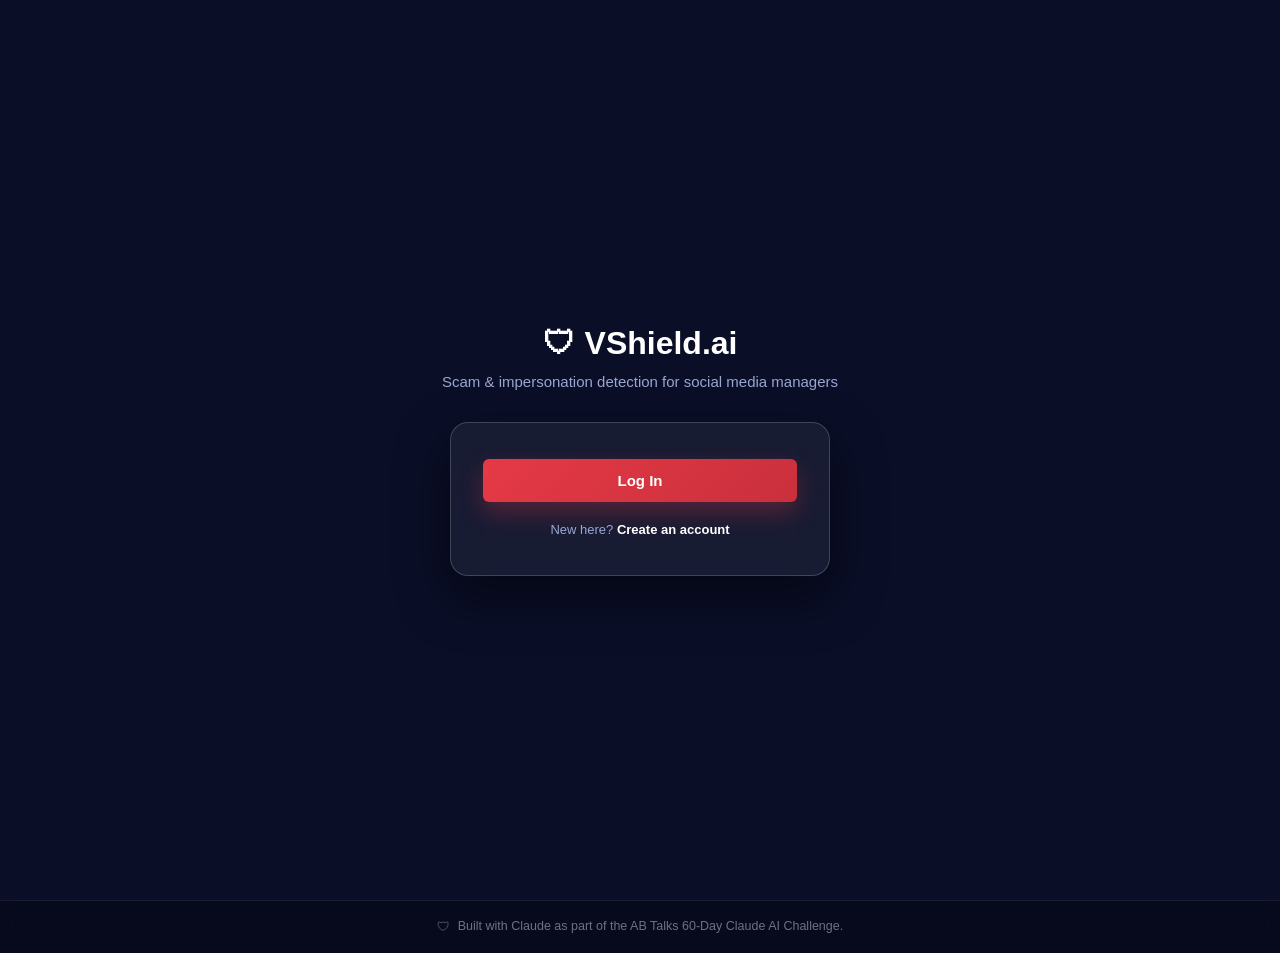
<file: src/main/resources/static/index.html>
<!DOCTYPE html>
<html lang="en">
<head>
    <meta name="description" content="VShield.ai analyzes suspicious brand deals, DMs, and emails in seconds with a 5-point rule-based detection engine — built for social media managers.">
    <meta property="og:title" content="VShield.ai — Scam & Impersonation Detection">
    <meta property="og:description" content="Instant, explainable scam detection for social media managers. Paste a message, get a verdict.">
    <meta property="og:type" content="website">
    <meta property="og:url" content="https://vshield-ai-furt.onrender.com">
    <meta name="twitter:card" content="summary">
    <meta name="twitter:title" content="VShield.ai — Scam & Impersonation Detection">
    <meta name="twitter:description" content="Instant, explainable scam detection for social media managers.">
    <meta charset="UTF-8">
    <meta name="viewport" content="width=device-width, initial-scale=1.0">
    <title>VShield.ai — Scam Detection for Social Media Managers</title>
    <link rel="icon" type="image/svg+xml" href="favicon.svg">
    <link rel="stylesheet" href="style.css">
</head>
<body>
<a href="#main" class="skip-link">Skip to content</a>

<div class="page-overlay">
    <main id="main" class="narrow-container" style="display:flex; align-items:center; min-height:100vh; flex-direction:column; justify-content:center; padding-top:24px; padding-bottom:24px;">
        <div style="text-align:center; margin-bottom:28px;">
            <h1 style="font-size:32px; font-weight:800; display:flex; align-items:center; justify-content:center; gap:10px; margin-bottom:8px;">
                <span aria-hidden="true">🛡</span> VShield.ai
            </h1>
            <p class="page-subtitle" style="margin:0 auto;">Scam &amp; impersonation detection for social media managers</p>
        </div>

        <div class="auth-card" style="width:100%; max-width:380px; text-align:center;">
            <a href="login.html" style="text-decoration:none;">
                <button class="btn-primary" style="margin-top:0;">Log In</button>
            </a>
            <p style="margin-top:18px; font-size:13px; color:var(--text-secondary);">
                New here? <a href="signup.html" style="color:white; font-weight:700; text-decoration:none;">Create an account</a>
            </p>
        </div>
    </main>

    <footer class="site-footer">Built with Claude as part of the AB Talks 60-Day Claude AI Challenge.</footer>
</div>
</body>
</html>
</file>
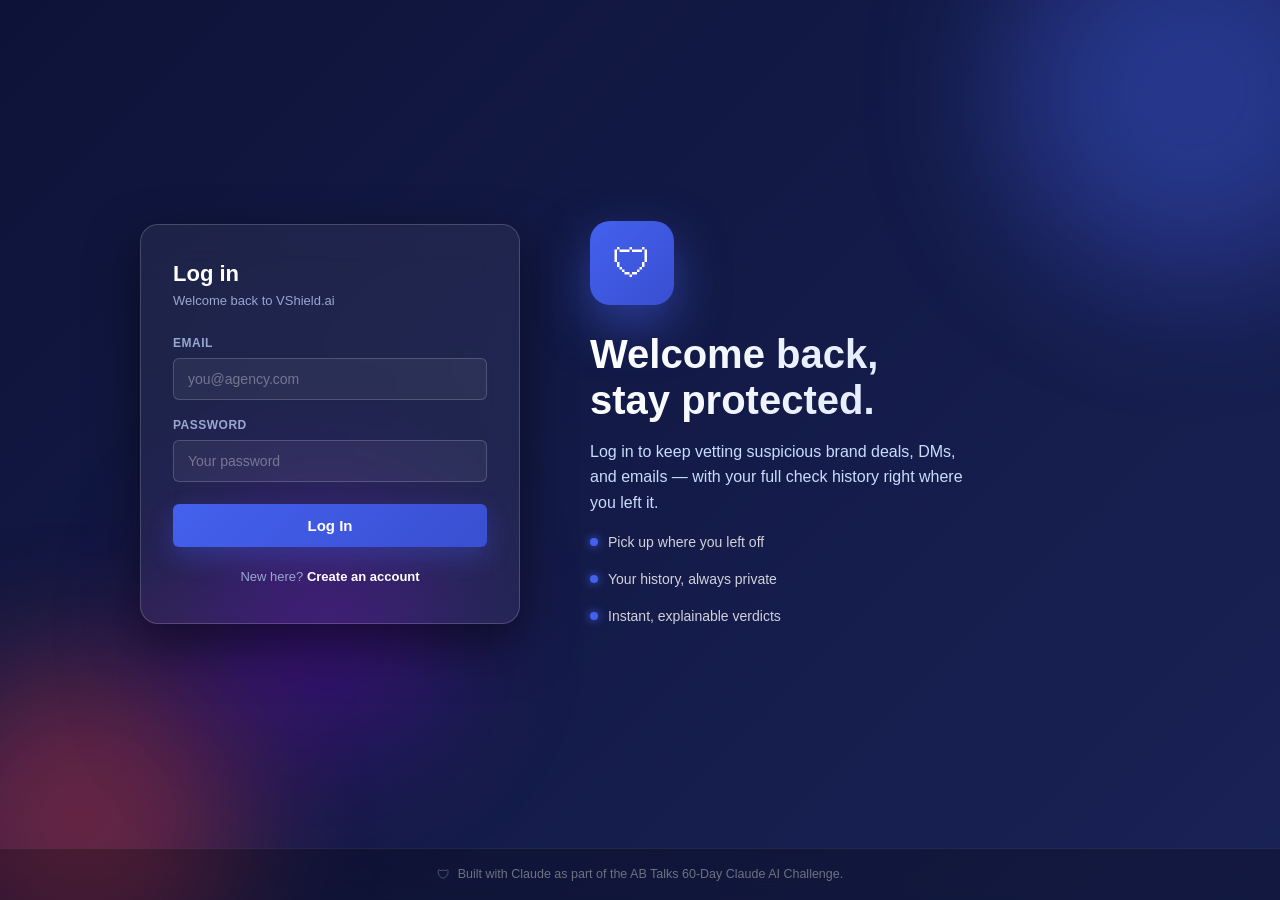
<file: src/main/resources/static/login.html>
<!DOCTYPE html>
<html lang="en">
<head>

    <meta charset="UTF-8">
    <meta name="viewport" content="width=device-width, initial-scale=1.0">
    <title>Log In — VShield.ai</title>
    <link rel="icon" type="image/svg+xml" href="favicon.svg">
    <link rel="stylesheet" href="style.css">
    <style>
        body {
            background: linear-gradient(135deg, #0d1338, #1E2761, #16204F, #2a1245);
            background-size: 400% 400%;
            animation: gradientShift 14s ease infinite;
            display: flex;
            flex-direction: column;
        }
        @keyframes gradientShift {
            0% { background-position: 0% 50%; } 50% { background-position: 100% 50%; } 100% { background-position: 0% 50%; }
        }
        .blob { position: fixed; border-radius: 50%; filter: blur(70px); opacity: 0.4; z-index: 0; animation: float 10s ease-in-out infinite; pointer-events: none; }
        .blob1 { width: 380px; height: 380px; background: #4361ee; top: -100px; right: -100px; }
        .blob2 { width: 320px; height: 320px; background: #E63946; bottom: -80px; left: -80px; animation-delay: 2s; }
        .blob3 { width: 260px; height: 260px; background: #7209b7; top: 55%; right: 65%; animation-delay: 4s; }
        @keyframes float { 0%,100%{transform:translate(0,0) scale(1);} 50%{transform:translate(20px,-30px) scale(1.08);} }
        .hero-wrap {
            position: relative; z-index: 2; display: flex; align-items: center; justify-content: center;
            gap: 70px; max-width: 1000px; width: 92%; margin: 0 auto; flex: 1; flex-wrap: wrap;
            flex-direction: row-reverse; padding: 48px 0;
        }
        .hero-left { flex: 1; min-width: 280px; animation: slideInRight 0.9s ease both; }
        @keyframes slideInRight { from{opacity:0; transform:translateX(40px);} to{opacity:1; transform:translateX(0);} }
        .shield-logo {
            width: 84px; height: 84px; border-radius: 20px;
            background: linear-gradient(135deg, #4361ee, #3a4fd1);
            display: flex; align-items: center; justify-content: center;
            font-size: 40px; box-shadow: 0 20px 50px rgba(67,97,238,0.5);
            animation: pulse 3s ease-in-out infinite;
            margin-bottom: 26px;
        }
        @keyframes pulse { 0%,100%{box-shadow:0 20px 50px rgba(67,97,238,0.5);} 50%{box-shadow:0 25px 65px rgba(67,97,238,0.8);} }
        .hero-left h1 {
            font-size: 40px; line-height: 1.15; margin-bottom: 16px; font-weight: 800;
            background: linear-gradient(90deg, #fff, #CADCFC);
            -webkit-background-clip: text; background-clip: text; -webkit-text-fill-color: transparent;
        }
        .hero-left p { color: #CADCFC; font-size: 16px; line-height: 1.6; max-width: 380px; }
        .feature-row { display: flex; align-items: center; gap: 10px; margin-top: 16px; font-size: 14px; color: #ffffffcc; opacity: 0; animation: fadeInUp 0.6s ease forwards; }
        .feature-row:nth-child(2) { animation-delay: 0.4s; }
        .feature-row:nth-child(3) { animation-delay: 0.55s; }
        .feature-row:nth-child(4) { animation-delay: 0.7s; }
        @keyframes fadeInUp { from{opacity:0; transform:translateY(10px);} to{opacity:1; transform:translateY(0);} }
        .feature-row .dot { width: 8px; height: 8px; border-radius: 50%; background: #4361ee; box-shadow: 0 0 10px #4361ee; flex-shrink: 0; }
        .hero-right { perspective: 1200px; animation: slideInLeft 0.9s ease both; width: 100%; max-width: 380px; }
        @keyframes slideInLeft { from{opacity:0; transform:translateX(-40px);} to{opacity:1; transform:translateX(0);} }
        #tiltCard { transform-style: preserve-3d; transition: transform 0.15s ease-out; }
        @media (max-width: 720px) {
            .hero-wrap { flex-direction: column; text-align: center; }
            .hero-left { display: flex; flex-direction: column; align-items: center; }
            .feature-row { justify-content: center; }
        }
    </style>
</head>
<body>
<a href="#main" class="skip-link">Skip to content</a>
<div class="blob blob1" aria-hidden="true"></div>
<div class="blob blob2" aria-hidden="true"></div>
<div class="blob blob3" aria-hidden="true"></div>

<main id="main" class="hero-wrap">
    <div class="hero-left">
        <div class="shield-logo" aria-hidden="true">🛡</div>
        <h1>Welcome back,<br>stay protected.</h1>
        <p>Log in to keep vetting suspicious brand deals, DMs, and emails — with your full check history right where you left it.</p>
        <div class="feature-row"><span class="dot"></span> Pick up where you left off</div>
        <div class="feature-row"><span class="dot"></span> Your history, always private</div>
        <div class="feature-row"><span class="dot"></span> Instant, explainable verdicts</div>
    </div>

    <div class="hero-right">
        <div class="auth-card" id="tiltCard">
            <h2>Log in</h2>
            <div class="sub">Welcome back to VShield.ai</div>

            <form onsubmit="handleLogin(event)" novalidate>
                <label for="email">Email</label>
                <input type="email" id="email" placeholder="you@agency.com" autocomplete="email" required>

                <label for="password">Password</label>
                <input type="password" id="password" placeholder="Your password" autocomplete="current-password" required>

                <div id="errorBox" class="error-message" role="alert"></div>
                <div id="loadingBox" class="loading-inline"><span class="spinner" aria-hidden="true"></span> Logging in...</div>

                <button type="submit" id="submitBtn" class="btn-primary btn-blue">Log In</button>
            </form>
            <p style="text-align:center; margin-top:20px; font-size:13px; color:var(--text-secondary);">
                New here? <a href="signup.html" style="color:white; font-weight:700; text-decoration:none;">Create an account</a>
            </p>
        </div>
    </div>
</main>

<footer class="site-footer">Built with Claude as part of the AB Talks 60-Day Claude AI Challenge.</footer>

<script src="auth.js"></script>
<script>
    const tiltCard = document.getElementById('tiltCard');
    tiltCard.addEventListener('mousemove', (e) => {
        const rect = tiltCard.getBoundingClientRect();
        const x = e.clientX - rect.left, y = e.clientY - rect.top;
        const rotateX = ((y - rect.height/2) / (rect.height/2)) * -5;
        const rotateY = ((x - rect.width/2) / (rect.width/2)) * 5;
        tiltCard.style.transform = `rotateX(${rotateX}deg) rotateY(${rotateY}deg)`;
    });
    tiltCard.addEventListener('mouseleave', () => { tiltCard.style.transform = 'rotateX(0) rotateY(0)'; });
</script>
</body>
</html>
</file>
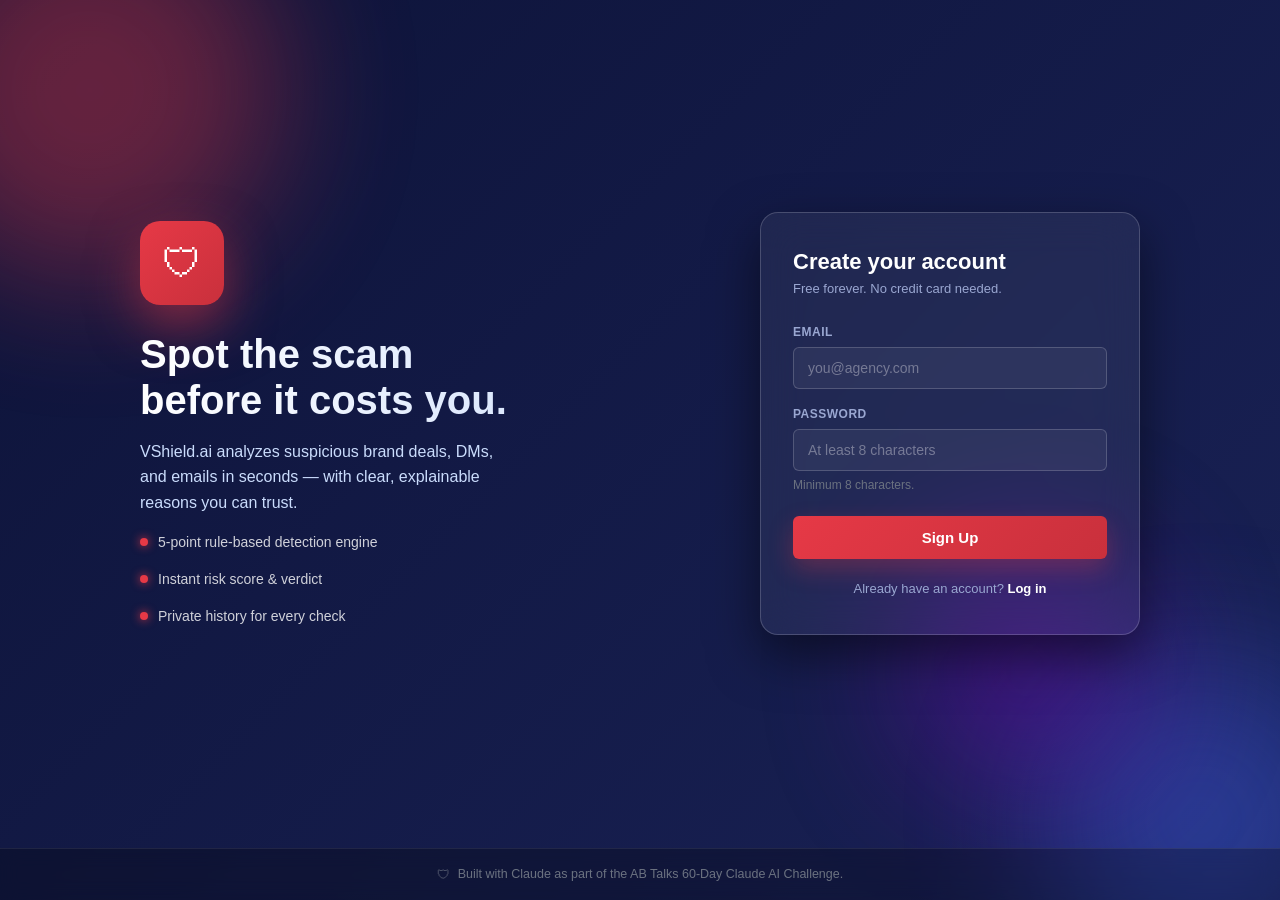
<file: src/main/resources/static/signup.html>
<!DOCTYPE html>
<html lang="en">
<head>

    <meta charset="UTF-8">
    <meta name="viewport" content="width=device-width, initial-scale=1.0">
    <title>Sign Up — VShield.ai</title>
    <link rel="icon" type="image/svg+xml" href="favicon.svg">
    <link rel="stylesheet" href="style.css">
    <style>
        body {
            background: linear-gradient(135deg, #0d1338, #1E2761, #16204F, #2a1245);
            background-size: 400% 400%;
            animation: gradientShift 14s ease infinite;
            display: flex;
            flex-direction: column;
        }
        @keyframes gradientShift {
            0% { background-position: 0% 50%; }
            50% { background-position: 100% 50%; }
            100% { background-position: 0% 50%; }
        }
        .blob {
            position: fixed;
            border-radius: 50%;
            filter: blur(70px);
            opacity: 0.4;
            z-index: 0;
            animation: float 10s ease-in-out infinite;
            pointer-events: none;
        }
        .blob1 { width: 380px; height: 380px; background: #E63946; top: -100px; left: -100px; }
        .blob2 { width: 320px; height: 320px; background: #4361ee; bottom: -80px; right: -80px; animation-delay: 2s; }
        .blob3 { width: 260px; height: 260px; background: #7209b7; top: 60%; left: 70%; animation-delay: 4s; }
        @keyframes float {
            0%, 100% { transform: translate(0,0) scale(1); }
            50% { transform: translate(20px,-30px) scale(1.08); }
        }
        .hero-wrap {
            position: relative;
            z-index: 2;
            display: flex;
            align-items: center;
            justify-content: center;
            gap: 70px;
            max-width: 1000px;
            width: 92%;
            margin: 0 auto;
            flex: 1;
            flex-wrap: wrap;
            padding: 48px 0;
        }
        .hero-left { flex: 1; min-width: 280px; animation: slideInLeft 0.9s ease both; }
        @keyframes slideInLeft { from { opacity:0; transform:translateX(-40px);} to { opacity:1; transform:translateX(0);} }
        .shield-logo {
            width: 84px; height: 84px; border-radius: 20px;
            background: linear-gradient(135deg, #E63946, #c9303c);
            display: flex; align-items: center; justify-content: center;
            font-size: 40px; box-shadow: 0 20px 50px rgba(230,57,70,0.5);
            animation: pulse 3s ease-in-out infinite;
            margin-bottom: 26px;
        }
        @keyframes pulse { 0%,100%{box-shadow:0 20px 50px rgba(230,57,70,0.5);} 50%{box-shadow:0 25px 65px rgba(230,57,70,0.8);} }
        .hero-left h1 {
            font-size: 40px; line-height: 1.15; margin-bottom: 16px; font-weight: 800;
            background: linear-gradient(90deg, #fff, #CADCFC);
            -webkit-background-clip: text; background-clip: text; -webkit-text-fill-color: transparent;
        }
        .hero-left p { color: #CADCFC; font-size: 16px; line-height: 1.6; max-width: 380px; }
        .feature-row {
            display: flex; align-items: center; gap: 10px; margin-top: 16px;
            font-size: 14px; color: #ffffffcc; opacity: 0; animation: fadeInUp 0.6s ease forwards;
        }
        .feature-row:nth-child(2) { animation-delay: 0.4s; }
        .feature-row:nth-child(3) { animation-delay: 0.55s; }
        .feature-row:nth-child(4) { animation-delay: 0.7s; }
        @keyframes fadeInUp { from{opacity:0; transform:translateY(10px);} to{opacity:1; transform:translateY(0);} }
        .feature-row .dot { width: 8px; height: 8px; border-radius: 50%; background: #E63946; box-shadow: 0 0 10px #E63946; flex-shrink: 0; }
        .hero-right { perspective: 1200px; animation: slideInRight 0.9s ease both; width: 100%; max-width: 380px; }
        @keyframes slideInRight { from{opacity:0; transform:translateX(40px);} to{opacity:1; transform:translateX(0);} }
        #tiltCard { transform-style: preserve-3d; transition: transform 0.15s ease-out; }
        @media (max-width: 720px) {
            .hero-wrap { flex-direction: column; text-align: center; }
            .hero-left { display: flex; flex-direction: column; align-items: center; }
            .feature-row { justify-content: center; }
        }
    </style>
</head>
<body>
<a href="#main" class="skip-link">Skip to content</a>
<div class="blob blob1" aria-hidden="true"></div>
<div class="blob blob2" aria-hidden="true"></div>
<div class="blob blob3" aria-hidden="true"></div>

<main id="main" class="hero-wrap">
    <div class="hero-left">
        <div class="shield-logo" aria-hidden="true">🛡</div>
        <h1>Spot the scam<br>before it costs you.</h1>
        <p>VShield.ai analyzes suspicious brand deals, DMs, and emails in seconds — with clear, explainable reasons you can trust.</p>
        <div class="feature-row"><span class="dot"></span> 5-point rule-based detection engine</div>
        <div class="feature-row"><span class="dot"></span> Instant risk score &amp; verdict</div>
        <div class="feature-row"><span class="dot"></span> Private history for every check</div>
    </div>

    <div class="hero-right">
        <div class="auth-card" id="tiltCard">
            <h2>Create your account</h2>
            <div class="sub">Free forever. No credit card needed.</div>

            <form onsubmit="handleSignup(event)" novalidate>
                <label for="email">Email</label>
                <input type="email" id="email" placeholder="you@agency.com" autocomplete="email" required aria-describedby="emailError">
                <div id="emailError" class="field-error"></div>

                <label for="password">Password</label>
                <input type="password" id="password" placeholder="At least 8 characters" minlength="8" autocomplete="new-password" required aria-describedby="passwordHint passwordError">
                <div id="passwordHint" class="field-hint">Minimum 8 characters.</div>
                <div id="passwordError" class="field-error"></div>

                <div id="errorBox" class="error-message" role="alert"></div>
                <div id="loadingBox" class="loading-inline"><span class="spinner" aria-hidden="true"></span> Creating your account...</div>

                <button type="submit" id="submitBtn" class="btn-primary">Sign Up</button>
            </form>
            <p style="text-align:center; margin-top:20px; font-size:13px; color:var(--text-secondary);">
                Already have an account? <a href="login.html" style="color:white; font-weight:700; text-decoration:none;">Log in</a>
            </p>
        </div>
    </div>
</main>

<footer class="site-footer">Built with Claude as part of the AB Talks 60-Day Claude AI Challenge.</footer>

<script src="auth.js"></script>
<script>
    const tiltCard = document.getElementById('tiltCard');
    tiltCard.addEventListener('mousemove', (e) => {
        const rect = tiltCard.getBoundingClientRect();
        const x = e.clientX - rect.left, y = e.clientY - rect.top;
        const rotateX = ((y - rect.height/2) / (rect.height/2)) * -5;
        const rotateY = ((x - rect.width/2) / (rect.width/2)) * 5;
        tiltCard.style.transform = `rotateX(${rotateX}deg) rotateY(${rotateY}deg)`;
    });
    tiltCard.addEventListener('mouseleave', () => { tiltCard.style.transform = 'rotateX(0) rotateY(0)'; });
</script>
</body>
</html>
</file>
<file: src/main/resources/static/style.css>
/* ============================================
   VShield.ai Design System
   ============================================ */

:root {
    --bg-base: #0a0e27;
    --bg-nav: #12173a;
    --bg-card: #151a3d;
    --bg-card-hover: #171d47;
    --bg-input: rgba(255,255,255,0.05);
    --border-subtle: rgba(255,255,255,0.08);
    --border-strong: rgba(255,255,255,0.18);

    --accent: #E63946;
    --accent-hover: #c9303c;
    --accent-soft: rgba(230,57,70,0.15);
    --blue: #4361ee;
    --blue-hover: #3a4fd1;

    --text-primary: #ffffff;
    --text-secondary: #9aa7d1;
    --text-muted: #6b7280;
    --text-placeholder: rgba(255,255,255,0.35);

    --success: #27ae60;
    --warning: #f39c12;
    --danger: #e74c3c;

    --radius-sm: 6px;
    --radius-md: 10px;
    --radius-lg: 14px;

    --shadow-sm: 0 4px 12px rgba(0,0,0,0.3);
    --shadow-md: 0 12px 32px rgba(0,0,0,0.4);
    --shadow-lg: 0 20px 50px rgba(0,0,0,0.5);

    --transition-fast: 0.15s ease;
    --transition-base: 0.2s ease;
}

/* ============================================
   Reset & Base
   ============================================ */

*, *::before, *::after {
    box-sizing: border-box;
}

html, body {
    margin: 0;
    padding: 0;
}

body {
    font-family: 'Segoe UI', -apple-system, BlinkMacSystemFont, Arial, sans-serif;
    background-color: var(--bg-base);
    color: var(--text-primary);
    min-height: 100vh;
    position: relative;
    overflow-x: hidden;
    line-height: 1.5;
}

h1, h2, h3 { line-height: 1.2; margin: 0; }
p { margin: 0; }

a { color: inherit; }

/* Visible focus ring for keyboard navigation - accessibility */
a:focus-visible,
button:focus-visible,
input:focus-visible,
textarea:focus-visible {
    outline: 2px solid var(--blue);
    outline-offset: 2px;
}

/* Skip-to-content link - accessibility, visible only when tabbed to */
.skip-link {
    position: absolute;
    top: -40px;
    left: 8px;
    background: var(--accent);
    color: white;
    padding: 8px 16px;
    border-radius: var(--radius-sm);
    z-index: 100;
    text-decoration: none;
    font-size: 13px;
    font-weight: 600;
    transition: top var(--transition-fast);
}
.skip-link:focus { top: 8px; }

/* ============================================
   Matrix Canvas Background
   ============================================ */

#matrixCanvas {
    position: fixed;
    top: 0;
    left: 0;
    width: 100%;
    height: 100%;
    z-index: 0;
    opacity: 0.16;
    display: block;
    pointer-events: none;
}

/* ============================================
   Layout
   ============================================ */

.page-overlay {
    position: relative;
    z-index: 1;
    width: 100%;
    min-height: 100vh;
    display: flex;
    flex-direction: column;
}

.page-overlay > main {
    flex: 1;
}

.wide-container {
    max-width: 760px;
    margin: 0 auto;
    padding: 110px 24px 40px 24px;
    width: 100%;
}

.narrow-container {
    max-width: 460px;
    margin: 0 auto;
    padding: 110px 24px 40px 24px;
    width: 100%;
}

/* ============================================
   Navbar
   ============================================ */

nav.navbar {
    position: fixed;
    top: 0;
    left: 0;
    width: 100%;
    height: 64px;
    background: var(--bg-nav);
    box-shadow: var(--shadow-sm);
    padding: 0 24px;
    display: flex;
    gap: 8px;
    align-items: center;
    z-index: 10;
}

nav.navbar .brand {
    color: var(--text-primary);
    font-size: 16px;
    font-weight: 700;
    margin-right: auto;
    display: flex;
    align-items: center;
    gap: 8px;
    letter-spacing: -0.2px;
    text-decoration: none;
    padding: 8px 4px;
}

nav.navbar a.nav-link {
    color: var(--text-secondary);
    text-decoration: none;
    font-size: 14px;
    font-weight: 600;
    padding: 8px 14px;
    border-radius: var(--radius-sm);
    transition: color var(--transition-fast), background var(--transition-fast);
}

nav.navbar a.nav-link:hover { color: var(--text-primary); background: rgba(255,255,255,0.06); }
nav.navbar a.nav-link.active { color: var(--text-primary); background: var(--accent-soft); }

nav.navbar .logout-btn {
    background-color: transparent;
    color: #ff8a80;
    border: 1px solid rgba(230,57,70,0.5);
    padding: 8px 16px;
    border-radius: var(--radius-sm);
    font-size: 13px;
    font-weight: 600;
    cursor: pointer;
    transition: all var(--transition-fast);
    margin-left: 8px;
    white-space: nowrap;
}
nav.navbar .logout-btn:hover { background-color: var(--accent); color: white; border-color: var(--accent); }

/* Hamburger toggle for mobile nav */
.nav-toggle {
    display: none;
    background: none;
    border: none;
    color: var(--text-primary);
    font-size: 22px;
    cursor: pointer;
    padding: 6px 10px;
}

@media (max-width: 640px) {
    nav.navbar .nav-link { display: none; }
    nav.navbar.nav-open .nav-link { display: block; }
    nav.navbar {
        flex-wrap: wrap;
        height: auto;
        min-height: 64px;
        padding: 12px 16px;
    }
    .nav-toggle { display: block; }
    nav.navbar .logout-btn { margin-left: auto; }
}

/* ============================================
   Typography helpers
   ============================================ */

.page-title {
    font-size: 28px;
    font-weight: 700;
    margin: 0 0 8px 0;
    letter-spacing: -0.4px;
    background: linear-gradient(90deg, #ffffff, var(--text-secondary));
    -webkit-background-clip: text;
    background-clip: text;
    -webkit-text-fill-color: transparent;
}

.page-subtitle {
    color: var(--text-secondary);
    font-size: 15px;
    margin: 0 0 28px 0;
    line-height: 1.6;
    max-width: 560px;
}

/* ============================================
   Cards
   ============================================ */

.card {
    background: linear-gradient(145deg, var(--bg-card-hover), var(--bg-card));
    border: 1px solid var(--border-subtle);
    border-radius: var(--radius-lg);
    padding: 24px 26px;
    transition: transform var(--transition-base), box-shadow var(--transition-base), border-color var(--transition-base);
    position: relative;
    overflow: hidden;
}

.card::before {
    content: "";
    position: absolute;
    top: 0; left: 0;
    width: 4px;
    height: 100%;
    background: var(--accent);
    opacity: 0;
    transition: opacity var(--transition-base);
}

a.card-link { text-decoration: none; display: block; }
a.card-link .card:hover,
.card.interactive:hover {
    transform: translateY(-3px);
    box-shadow: var(--shadow-md);
    border-color: rgba(230,57,70,0.4);
}
a.card-link .card:hover::before,
.card.interactive:hover::before { opacity: 1; }

.card h3 { margin: 0 0 6px 0; color: var(--text-primary); font-size: 16px; font-weight: 700; }
.card p { color: var(--text-secondary); font-size: 13.5px; margin: 0; }

.auth-card {
    background: rgba(255,255,255,0.06);
    backdrop-filter: blur(20px);
    -webkit-backdrop-filter: blur(20px);
    border: 1px solid var(--border-strong);
    border-radius: 18px;
    padding: 36px 32px;
    box-shadow: var(--shadow-lg);
}

.auth-card h2 { font-size: 22px; margin-bottom: 4px; }
.auth-card .sub { color: var(--text-secondary); font-size: 13px; margin-bottom: 24px; }

/* ============================================
   Forms
   ============================================ */

label {
    display: block;
    font-size: 12px;
    font-weight: 700;
    color: var(--text-secondary);
    margin-bottom: 6px;
    margin-top: 16px;
    text-transform: uppercase;
    letter-spacing: 0.5px;
}

label:first-of-type { margin-top: 0; }

input[type="email"],
input[type="password"],
input[type="text"],
textarea {
    width: 100%;
    padding: 12px 14px;
    border-radius: var(--radius-sm);
    border: 1px solid var(--border-strong);
    background: var(--bg-input);
    color: var(--text-primary);
    font-size: 14px;
    font-family: inherit;
    outline: none;
    transition: border-color var(--transition-fast), background var(--transition-fast);
}
input::placeholder, textarea::placeholder { color: var(--text-placeholder); }
input:focus, textarea:focus {
    border-color: var(--accent);
    background: rgba(255,255,255,0.09);
}

textarea {
    min-height: 160px;
    resize: vertical;
}

.field-hint {
    font-size: 12px;
    color: var(--text-muted);
    margin-top: 5px;
}

/* ============================================
   Buttons
   ============================================ */

button, .btn {
    font-family: inherit;
    border: none;
    border-radius: var(--radius-sm);
    font-weight: 700;
    cursor: pointer;
    transition: transform var(--transition-fast), box-shadow var(--transition-fast), opacity var(--transition-fast);
}

.btn-primary {
    width: 100%;
    margin-top: 22px;
    padding: 13px;
    background: linear-gradient(135deg, var(--accent), var(--accent-hover));
    color: white;
    font-size: 15px;
    box-shadow: 0 10px 25px rgba(230,57,70,0.3);
}
.btn-primary:hover:not(:disabled) { transform: translateY(-2px); box-shadow: 0 14px 32px rgba(230,57,70,0.45); }
.btn-primary:active:not(:disabled) { transform: translateY(0); }
.btn-primary:disabled { opacity: 0.55; cursor: not-allowed; transform: none; }

.btn-primary.btn-blue {
    background: linear-gradient(135deg, var(--blue), var(--blue-hover));
    box-shadow: 0 10px 25px rgba(67,97,238,0.3);
}
.btn-primary.btn-blue:hover:not(:disabled) { box-shadow: 0 14px 32px rgba(67,97,238,0.45); }

.btn-secondary {
    background: transparent;
    border: 1px solid var(--border-strong);
    color: var(--text-primary);
    padding: 10px 20px;
    font-size: 13.5px;
}
.btn-secondary:hover { background: rgba(255,255,255,0.06); border-color: var(--accent); }

/* ============================================
   Feedback: errors, loading, empty states
   ============================================ */

.error-message {
    background: rgba(231,76,60,0.15);
    border: 1px solid rgba(231,76,60,0.4);
    color: #ff9d94;
    padding: 10px 14px;
    border-radius: var(--radius-sm);
    font-size: 13px;
    margin-top: 14px;
    display: none;
}
.error-message:not(:empty) { display: block; }
.error-message.show { display: block; }

.field-error {
    color: #ff9d94;
    font-size: 12px;
    margin-top: 5px;
    display: none;
}
.field-error.show { display: block; }
input.invalid { border-color: var(--danger); }

.loading-inline {
    display: none;
    align-items: center;
    gap: 8px;
    color: var(--text-secondary);
    margin-top: 14px;
    font-size: 13px;
}
.loading-inline.show { display: flex; }

.spinner {
    width: 15px;
    height: 15px;
    border: 2px solid rgba(255,255,255,0.2);
    border-top-color: var(--accent);
    border-radius: 50%;
    animation: spin 0.7s linear infinite;
}
@keyframes spin { to { transform: rotate(360deg); } }

.empty-state {
    text-align: center;
    padding: 56px 24px;
    color: var(--text-secondary);
    background: var(--bg-card);
    border: 1px solid var(--border-subtle);
    border-radius: var(--radius-lg);
}
.empty-state .empty-icon { font-size: 40px; margin-bottom: 12px; opacity: 0.6; }
.empty-state p { color: var(--text-secondary); }
.empty-state p.empty-title { color: var(--text-primary); font-weight: 700; font-size: 16px; margin-bottom: 4px; }

/* Skeleton loading for history list */
.skeleton-item {
    background: var(--bg-card);
    border: 1px solid var(--border-subtle);
    border-radius: var(--radius-md);
    padding: 16px 18px;
    margin-bottom: 12px;
}
.skeleton-bar {
    height: 12px;
    border-radius: 4px;
    background: linear-gradient(90deg, rgba(255,255,255,0.06) 25%, rgba(255,255,255,0.12) 50%, rgba(255,255,255,0.06) 75%);
    background-size: 200% 100%;
    animation: shimmer 1.4s infinite;
}
@keyframes shimmer { 0% { background-position: 200% 0; } 100% { background-position: -200% 0; } }

/* ============================================
   Verdict Cards (shared: analyze + history detail)
   ============================================ */

.verdict-card {
    border-radius: var(--radius-md);
    padding: 22px 24px;
}
.verdict-card.result-inline { margin-top: 24px; display: none; }
.verdict-card.result-inline.show { display: block; animation: fadeSlideIn 0.3s ease; }

@keyframes fadeSlideIn {
    from { opacity: 0; transform: translateY(8px); }
    to { opacity: 1; transform: translateY(0); }
}

.verdict-safe { background: rgba(39,174,96,0.1); border: 1px solid rgba(39,174,96,0.4); }
.verdict-suspicious { background: rgba(243,156,18,0.1); border: 1px solid rgba(243,156,18,0.4); }
.verdict-dangerous { background: rgba(231,76,60,0.1); border: 1px solid rgba(231,76,60,0.4); }

.verdict-badge {
    display: inline-block;
    font-weight: 700;
    font-size: 15px;
    padding: 5px 14px;
    border-radius: var(--radius-sm);
    color: white;
}
.badge-safe { background: var(--success); }
.badge-suspicious { background: var(--warning); }
.badge-dangerous { background: var(--danger); }

.score-text {
    float: right;
    font-weight: 700;
    color: var(--text-secondary);
    font-size: 14px;
    margin-top: 6px;
}

.verdict-card h3 { margin: 20px 0 8px 0; font-size: 14px; color: var(--text-primary); clear: both; }
.verdict-card ul { margin: 0; padding-left: 20px; }
.verdict-card li { margin-bottom: 6px; font-size: 14px; color: #d4d9ec; }

/* ============================================
   History list
   ============================================ */

.history-item {
    background: var(--bg-card);
    border: 1px solid var(--border-subtle);
    border-radius: var(--radius-md);
    padding: 16px 18px;
    margin-bottom: 12px;
    cursor: pointer;
    transition: transform var(--transition-fast), border-color var(--transition-fast);
}
.history-item:hover, .history-item:focus-visible {
    transform: translateY(-2px);
    border-color: rgba(230,57,70,0.4);
}
.history-item-top {
    display: flex;
    justify-content: space-between;
    align-items: center;
    margin-bottom: 8px;
    flex-wrap: wrap;
    gap: 6px;
}
.history-date { color: var(--text-muted); font-size: 12px; }
.history-preview {
    color: #d4d9ec;
    font-size: 13.5px;
    overflow: hidden;
    text-overflow: ellipsis;
    white-space: nowrap;
}

/* ============================================
   Detail modal (history)
   ============================================ */

#detailOverlay {
    display: none;
    position: fixed;
    top: 0; left: 0;
    width: 100%; height: 100%;
    background: rgba(0,0,0,0.65);
    z-index: 20;
    align-items: flex-start;
    justify-content: center;
    padding: 100px 20px 40px 20px;
    overflow-y: auto;
}
#detailOverlay.show { display: flex; }

.detail-card {
    position: relative;
    max-width: 600px;
    width: 100%;
}
.verdict-safe.detail-card { background: #12301f; }
.verdict-suspicious.detail-card { background: #332608; }
.verdict-dangerous.detail-card { background: #331515; }

.close-btn {
    position: absolute;
    top: 14px; right: 14px;
    background: rgba(255,255,255,0.1);
    border: none;
    color: white;
    width: 32px; height: 32px;
    border-radius: 50%;
    font-size: 18px;
    cursor: pointer;
    transition: background var(--transition-fast);
}
.close-btn:hover { background: rgba(255,255,255,0.2); }

/* ============================================
   Footer
   ============================================ */

.site-footer {
    position: relative;
    z-index: 1;
    width: 100%;
    text-align: center;
    padding: 16px 20px;
    font-size: 12.5px;
    font-weight: 500;
    color: var(--text-muted);
    background: rgba(0,0,0,0.25);
    backdrop-filter: blur(10px);
    border-top: 1px solid var(--border-subtle);
    display: flex;
    align-items: center;
    justify-content: center;
    gap: 8px;
}
.site-footer::before { content: "🛡"; font-size: 13px; opacity: 0.8; }

/* ============================================
   Responsive
   ============================================ */

@media (max-width: 640px) {
    .wide-container, .narrow-container { padding-top: 96px; }
    .page-title { font-size: 24px; }
    .card { padding: 20px; }
    .dashboard-actions { flex-direction: column; }
}

/* Reduced motion accessibility */
@media (prefers-reduced-motion: reduce) {
    *, *::before, *::after {
        animation-duration: 0.01ms !important;
        animation-iteration-count: 1 !important;
        transition-duration: 0.01ms !important;
    }
}
</file>
